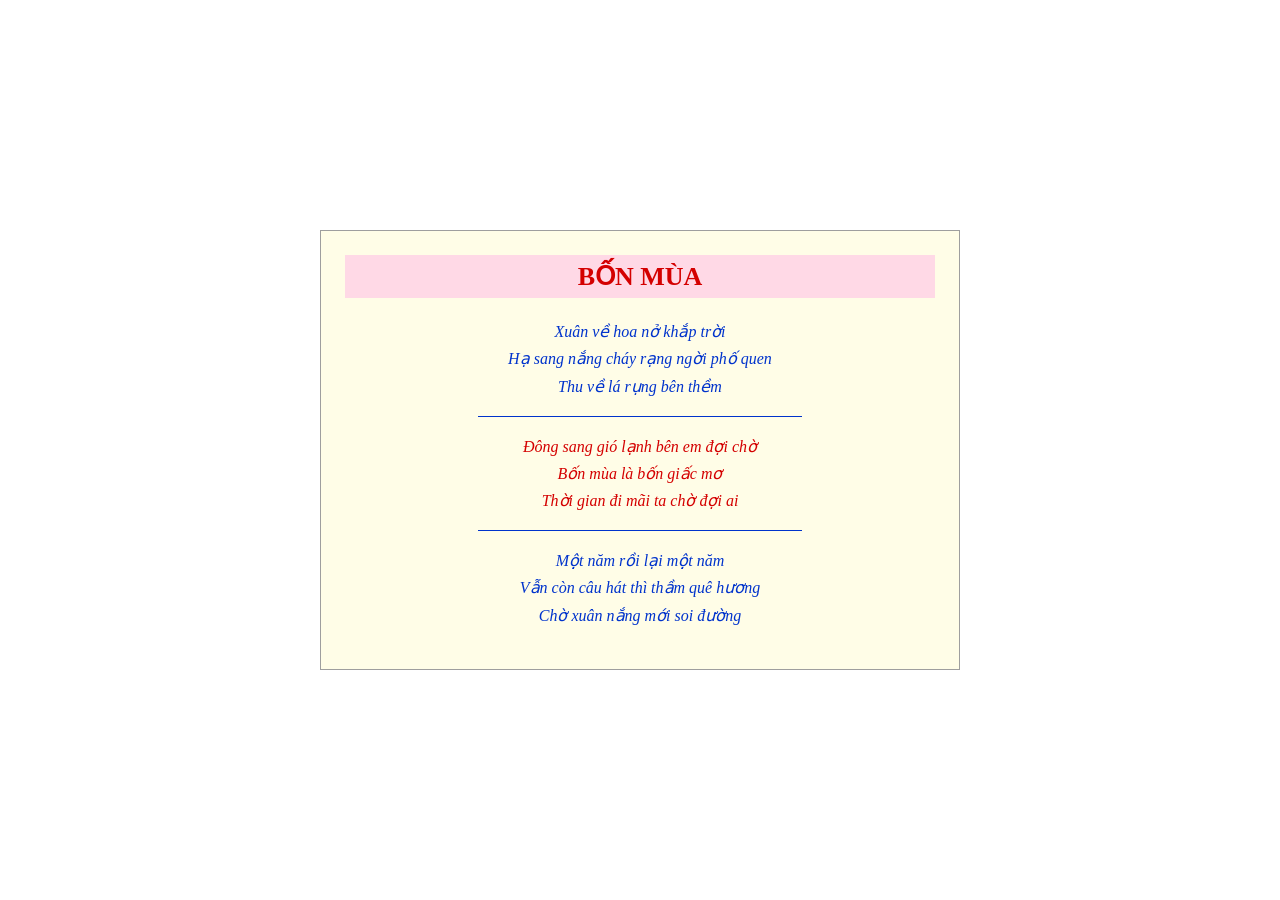
<file: ex01/index.html>
<!DOCTYPE html>
<html lang="vi">
<head>
    <meta charset="UTF-8">
    <meta name="viewport" content="width=device-width, initial-scale=1.0">
    <title>Bốn mùa</title>
    <link rel="stylesheet" href="css/style.css">
</head>
<body>
    <article class="khung-tho">
        <h1>BỐN MÙA</h1>

        <p class="kho xanh">
            Xuân về hoa nở khắp trời<br>
            Hạ sang nắng cháy rạng ngời phố quen<br>
            Thu về lá rụng bên thềm
        </p>

        <hr>

        <p class="kho do">
            Đông sang gió lạnh bên em đợi chờ<br>
            Bốn mùa là bốn giấc mơ<br>
            Thời gian đi mãi ta chờ đợi ai
        </p>

        <hr>

        <p class="kho xanh">
            Một năm rồi lại một năm<br>
            Vẫn còn câu hát thì thầm quê hương<br>
            Chờ xuân nắng mới soi đường
        </p>
    </article>
</body>
</html>
</file>
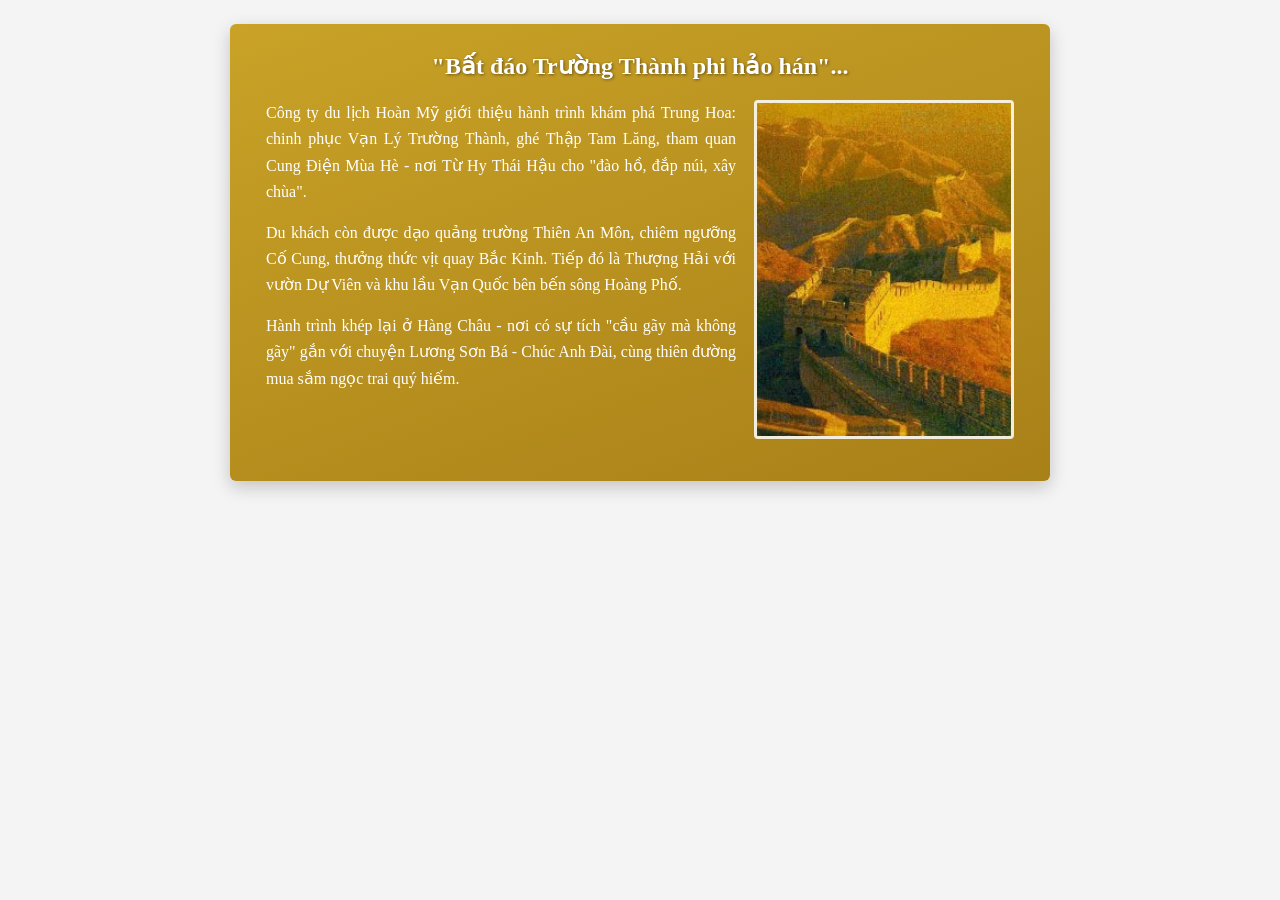
<file: ex02/index.html>
<!DOCTYPE html>
<html lang="vi">
<head>
    <meta charset="UTF-8">
    <meta name="viewport" content="width=device-width, initial-scale=1.0">
    <title>Quảng cáo tour du lịch "Hành trình Trung Hoa"</title>
    <link rel="stylesheet" href="css/style.css">
</head>
<body>
    <article class="banner">
        <h1>"Bất đáo Trường Thành phi hảo hán"...</h1>

        <img src="images/greatwall.jpg" alt="Vạn Lý Trường Thành" class="anh-noi">

        <p>
            Công ty du lịch Hoàn Mỹ giới thiệu hành trình khám phá Trung Hoa: chinh phục Vạn Lý Trường Thành, ghé Thập Tam Lăng, tham quan Cung Điện Mùa Hè - nơi Từ Hy Thái Hậu cho "đào hồ, đắp núi, xây chùa".
        </p>

        <p>
            Du khách còn được dạo quảng trường Thiên An Môn, chiêm ngưỡng Cố Cung, thưởng thức vịt quay Bắc Kinh. Tiếp đó là Thượng Hải với vườn Dự Viên và khu lầu Vạn Quốc bên bến sông Hoàng Phố.
        </p>

        <p>
            Hành trình khép lại ở Hàng Châu - nơi có sự tích "cầu gãy mà không gãy" gắn với chuyện Lương Sơn Bá - Chúc Anh Đài, cùng thiên đường mua sắm ngọc trai quý hiếm.
        </p>
    </article>
</body>
</html>
</file>
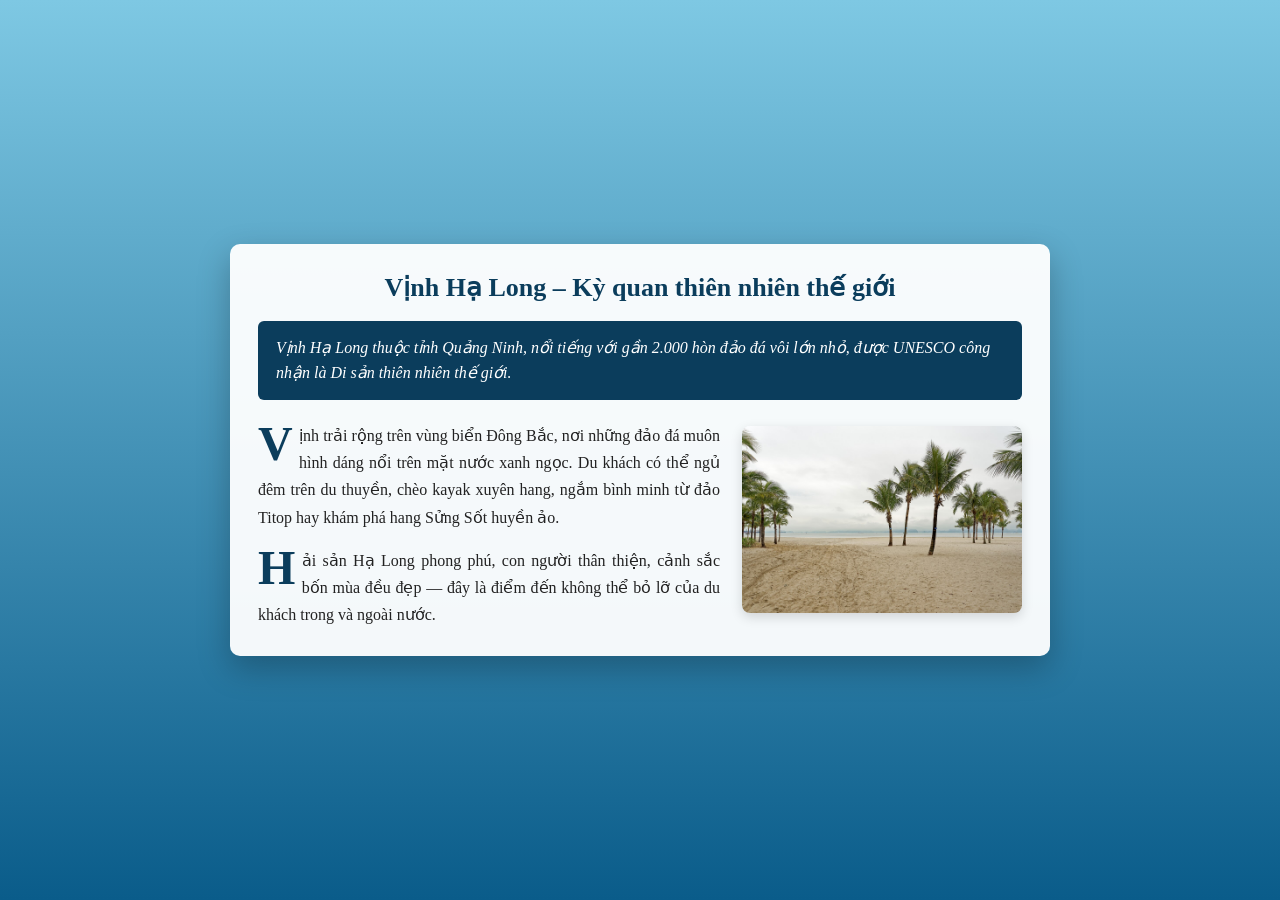
<file: ex03/index.html>
<!DOCTYPE html>
<html lang="vi">
<head>
    <meta charset="UTF-8">
    <meta name="viewport" content="width=device-width, initial-scale=1.0">
    <title>Vịnh Hạ Long – Kỳ quan thiên nhiên thế giới</title>
    <link rel="stylesheet" href="css/style.css">
</head>
<body>
    <article class="bai-viet">
        <h1>Vịnh Hạ Long – Kỳ quan thiên nhiên thế giới</h1>

        <p class="sapo">
            Vịnh Hạ Long thuộc tỉnh Quảng Ninh, nổi tiếng với gần 2.000 hòn đảo đá vôi lớn nhỏ, được UNESCO công nhận là Di sản thiên nhiên thế giới.
        </p>

        <img src="images/vinh-ha-long.jpg" alt="Vịnh Hạ Long" class="anh-minh-hoa">

        <p class="than-bai">
            Vịnh trải rộng trên vùng biển Đông Bắc, nơi những đảo đá muôn hình dáng nổi trên mặt nước xanh ngọc. Du khách có thể ngủ đêm trên du thuyền, chèo kayak xuyên hang, ngắm bình minh từ đảo Titop hay khám phá hang Sửng Sốt huyền ảo.
        </p>

        <p class="than-bai">
            Hải sản Hạ Long phong phú, con người thân thiện, cảnh sắc bốn mùa đều đẹp — đây là điểm đến không thể bỏ lỡ của du khách trong và ngoài nước.
        </p>
    </article>
</body>
</html>
</file>
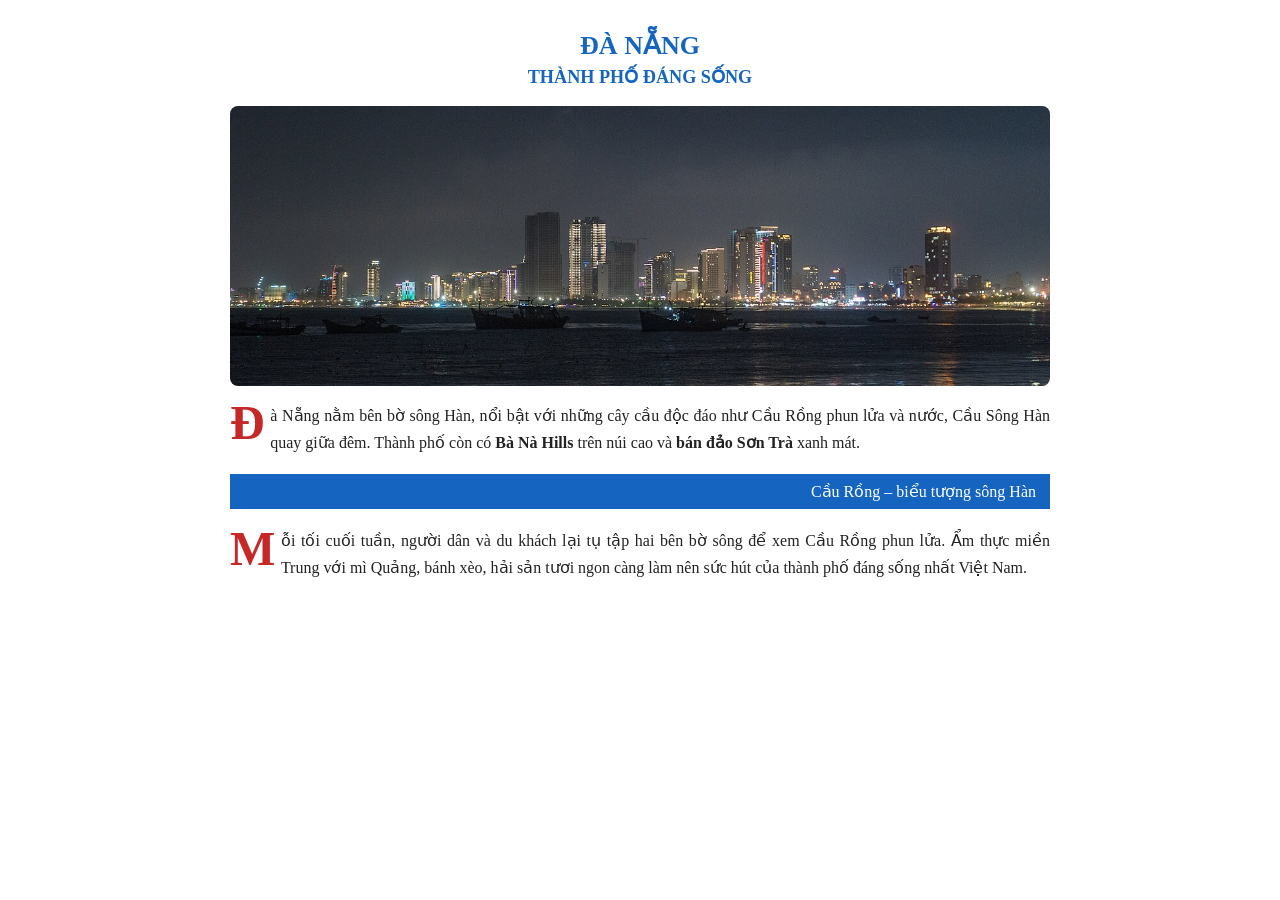
<file: ex04/index.html>
<!DOCTYPE html>
<html lang="vi">
<head>
    <meta charset="UTF-8">
    <meta name="viewport" content="width=device-width, initial-scale=1.0">
    <title>Đà Nẵng – Thành phố đáng sống</title>
    <link rel="stylesheet" href="css/style.css">
</head>
<body>
    <article class="bai-viet">
        <h1>
            Đà Nẵng
            <span>Thành phố đáng sống</span>
        </h1>

        <img src="images/da-nang.jpg" alt="Toàn cảnh thành phố Đà Nẵng về đêm" class="anh-banner">

        <p>
            Đà Nẵng nằm bên bờ sông Hàn, nổi bật với những cây cầu độc đáo như Cầu Rồng phun lửa và nước, Cầu Sông Hàn quay giữa đêm. Thành phố còn có <strong>Bà Nà Hills</strong> trên núi cao và <strong>bán đảo Sơn Trà</strong> xanh mát.
        </p>

        <h2 class="tieu-de-phu">Cầu Rồng – biểu tượng sông Hàn</h2>

        <p>
            Mỗi tối cuối tuần, người dân và du khách lại tụ tập hai bên bờ sông để xem Cầu Rồng phun lửa. Ẩm thực miền Trung với mì Quảng, bánh xèo, hải sản tươi ngon càng làm nên sức hút của thành phố đáng sống nhất Việt Nam.
        </p>
    </article>
</body>
</html>
</file>
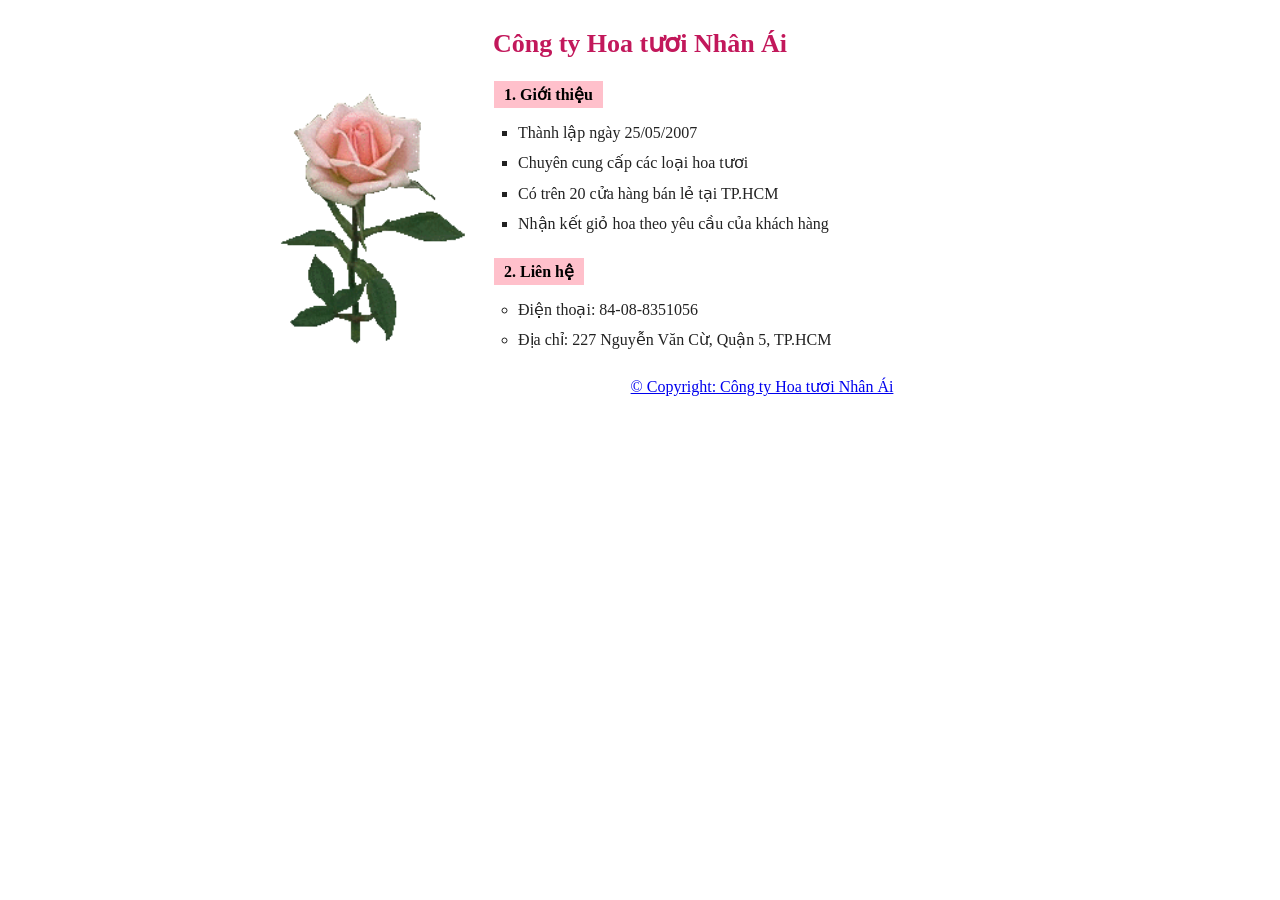
<file: ex05/index.html>
<!DOCTYPE html>
<html lang="vi">
<head>
    <meta charset="UTF-8">
    <meta name="viewport" content="width=device-width, initial-scale=1.0">
    <title>Công ty Hoa tươi Nhân Ái</title>
    <link rel="stylesheet" href="css/style.css">
</head>
<body>
    <main class="trang-gioi-thieu">
        <h1>Công ty Hoa tươi Nhân Ái</h1>

        <div class="bo-cuc-2-cot">
            <div class="cot-trai">
                <img src="images/Rose.gif" alt="Hoa hồng Nhân Ái" class="anh-hoa">
            </div>

            <div class="cot-phai">
                <section class="muc-noi-dung">
                    <h2 class="nhan-muc">1. Giới thiệu</h2>
                    <ul class="ds-vuong">
                        <li>Thành lập ngày 25/05/2007</li>
                        <li>Chuyên cung cấp các loại hoa tươi</li>
                        <li>Có trên 20 cửa hàng bán lẻ tại TP.HCM</li>
                        <li>Nhận kết giỏ hoa theo yêu cầu của khách hàng</li>
                    </ul>
                </section>

                <section class="muc-noi-dung">
                    <h2 class="nhan-muc">2. Liên hệ</h2>
                    <ul class="ds-tron">
                        <li>Điện thoại: 84-08-8351056</li>
                        <li>Địa chỉ: 227 Nguyễn Văn Cừ, Quận 5, TP.HCM</li>
                    </ul>
                </section>

                <p class="ban-quyen">&copy; Copyright: Công ty Hoa tươi Nhân Ái</p>
            </div>
        </div>
    </main>
</body>
</html>
</file>
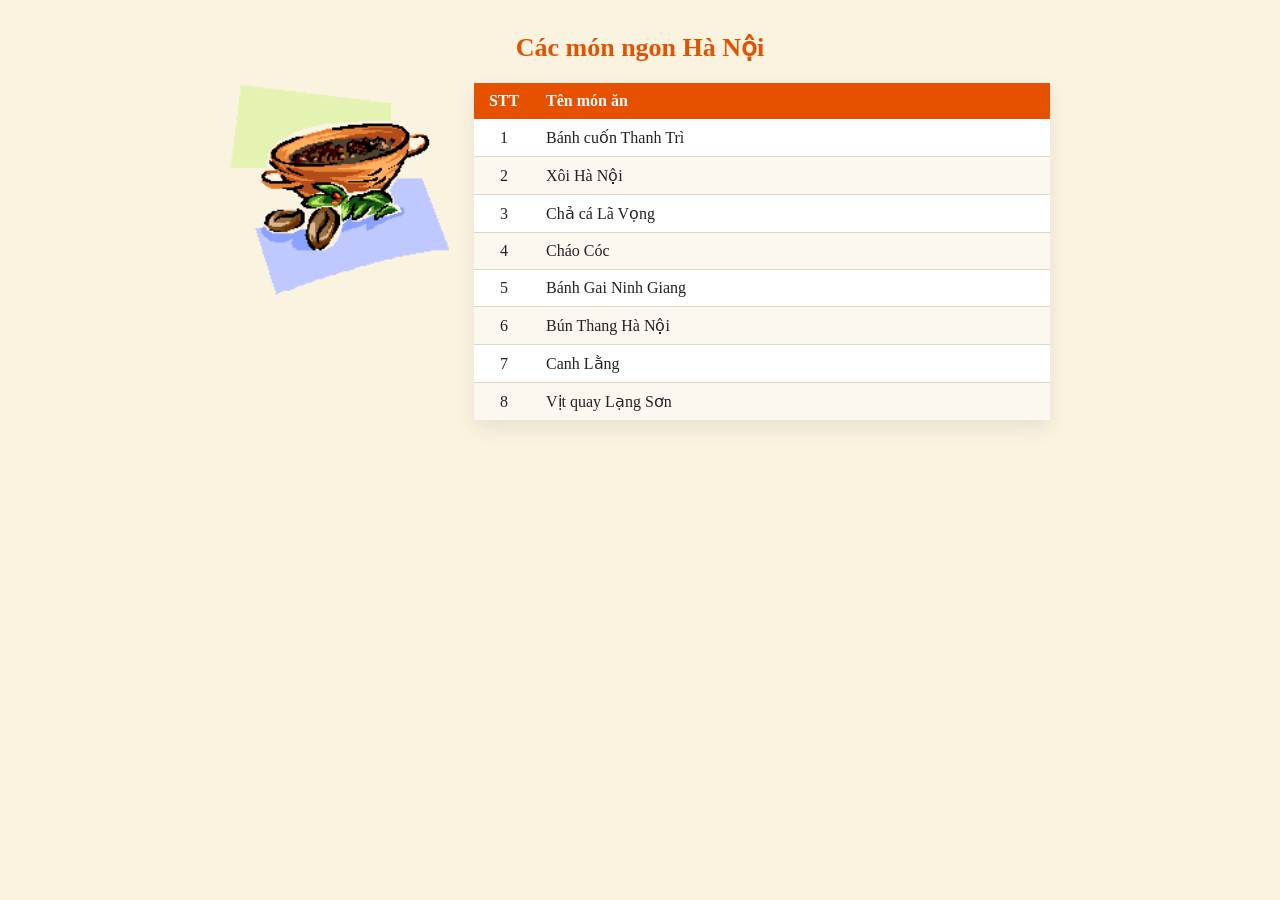
<file: ex06/index.html>
<!DOCTYPE html>
<html lang="vi">
<head>
    <meta charset="UTF-8">
    <meta name="viewport" content="width=device-width, initial-scale=1.0">
    <title>Các món ngon Hà Nội</title>
    <link rel="stylesheet" href="css/style.css">
</head>
<body>
    <main class="khung-trang">
        <h1>Các món ngon Hà Nội</h1>

        <div class="bo-cuc">
            <div class="cot-anh">
                <img src="images/Bat.gif" alt="Món ngon Hà Nội" class="anh-minh-hoa">
            </div>

            <div class="cot-bang">
                <table>
                    <thead>
                        <tr>
                            <th class="cot-stt">STT</th>
                            <th class="cot-ten">Tên món ăn</th>
                        </tr>
                    </thead>
                    <tbody>
                        <tr>
                            <td class="cot-stt">1</td>
                            <td class="cot-ten">Bánh cuốn Thanh Trì</td>
                        </tr>
                        <tr>
                            <td class="cot-stt">2</td>
                            <td class="cot-ten">Xôi Hà Nội</td>
                        </tr>
                        <tr>
                            <td class="cot-stt">3</td>
                            <td class="cot-ten">Chả cá Lã Vọng</td>
                        </tr>
                        <tr>
                            <td class="cot-stt">4</td>
                            <td class="cot-ten">Cháo Cóc</td>
                        </tr>
                        <tr>
                            <td class="cot-stt">5</td>
                            <td class="cot-ten">Bánh Gai Ninh Giang</td>
                        </tr>
                        <tr>
                            <td class="cot-stt">6</td>
                            <td class="cot-ten">Bún Thang Hà Nội</td>
                        </tr>
                        <tr>
                            <td class="cot-stt">7</td>
                            <td class="cot-ten">Canh Lằng</td>
                        </tr>
                        <tr>
                            <td class="cot-stt">8</td>
                            <td class="cot-ten">Vịt quay Lạng Sơn</td>
                        </tr>
                    </tbody>
                </table>
            </div>
        </div>
    </main>
</body>
</html>
</file>
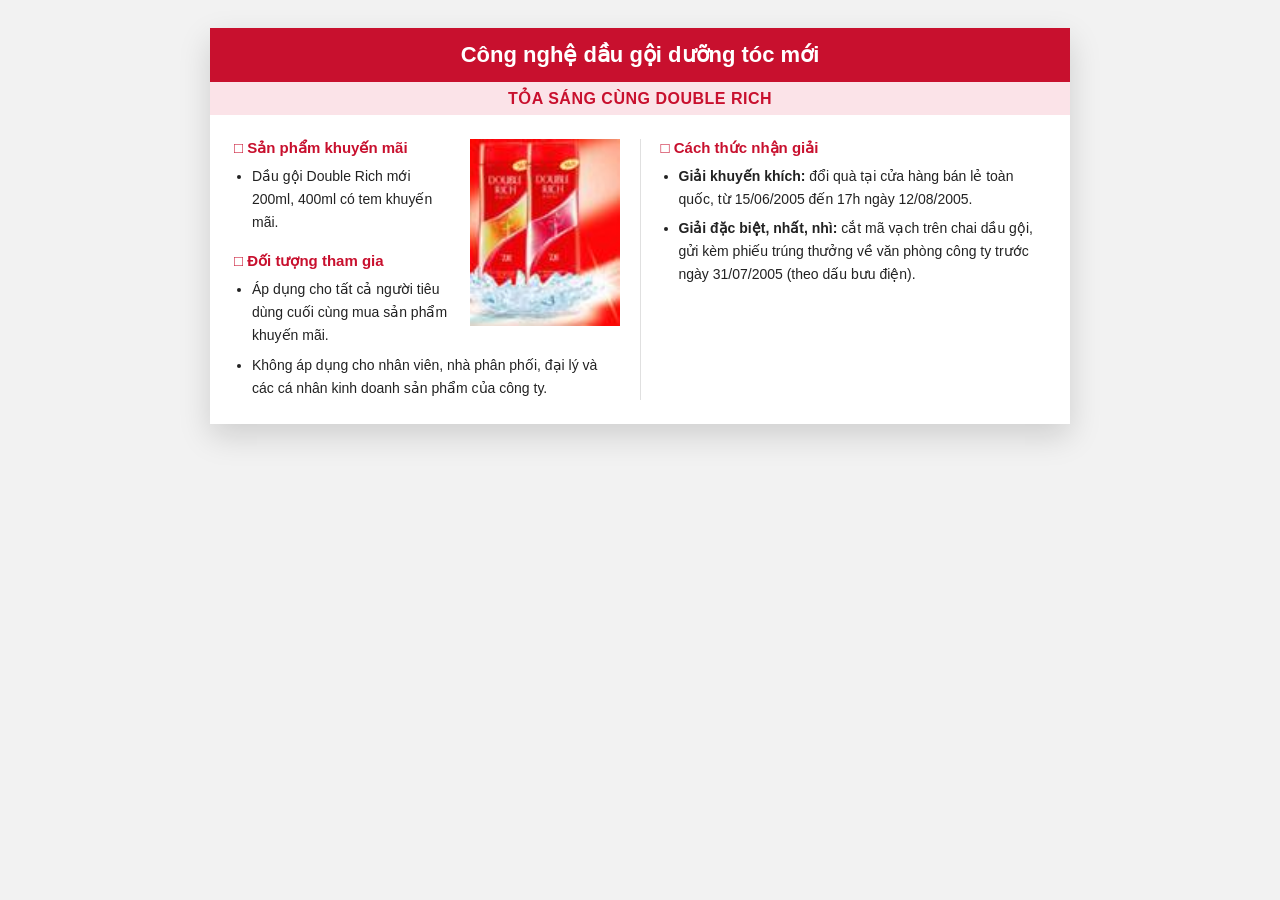
<file: ex07/index.html>
<!DOCTYPE html>
<html lang="vi">
<head>
    <meta charset="UTF-8">
    <meta name="viewport" content="width=device-width, initial-scale=1.0">
    <title>Chương trình khuyến mãi dầu gội Double Rich</title>
    <link rel="stylesheet" href="css/style.css">
</head>
<body>
    <article class="khung-km">
        <header>
            <h1>Công nghệ dầu gội dưỡng tóc mới</h1>
        </header>

        <div class="dai-phu">TỎA SÁNG CÙNG DOUBLE RICH</div>

        <div class="than-2-cot">
            <section class="cot-trai">
                <img src="images/DoubleRich.jpg" alt="Dầu gội Double Rich" class="anh-sp">

                <div class="nhom-muc">
                    <h2 class="tieu-de-muc">&#9633; Sản phẩm khuyến mãi</h2>
                    <ul>
                        <li>Dầu gội Double Rich mới 200ml, 400ml có tem khuyến mãi.</li>
                    </ul>
                </div>

                <div class="nhom-muc">
                    <h2 class="tieu-de-muc">&#9633; Đối tượng tham gia</h2>
                    <ul>
                        <li>Áp dụng cho tất cả người tiêu dùng cuối cùng mua sản phẩm khuyến mãi.</li>
                        <li>Không áp dụng cho nhân viên, nhà phân phối, đại lý và các cá nhân kinh doanh sản phẩm của công ty.</li>
                    </ul>
                </div>
            </section>

            <div class="vach-ngan" aria-hidden="true"></div>

            <section class="cot-phai">
                <div class="nhom-muc">
                    <h2 class="tieu-de-muc">&#9633; Cách thức nhận giải</h2>
                    <ul>
                        <li><strong>Giải khuyến khích:</strong> đổi quà tại cửa hàng bán lẻ toàn quốc, từ 15/06/2005 đến 17h ngày 12/08/2005.</li>
                        <li><strong>Giải đặc biệt, nhất, nhì:</strong> cắt mã vạch trên chai dầu gội, gửi kèm phiếu trúng thưởng về văn phòng công ty trước ngày 31/07/2005 (theo dấu bưu điện).</li>
                    </ul>
                </div>
            </section>
        </div>
    </article>
</body>
</html>
</file>
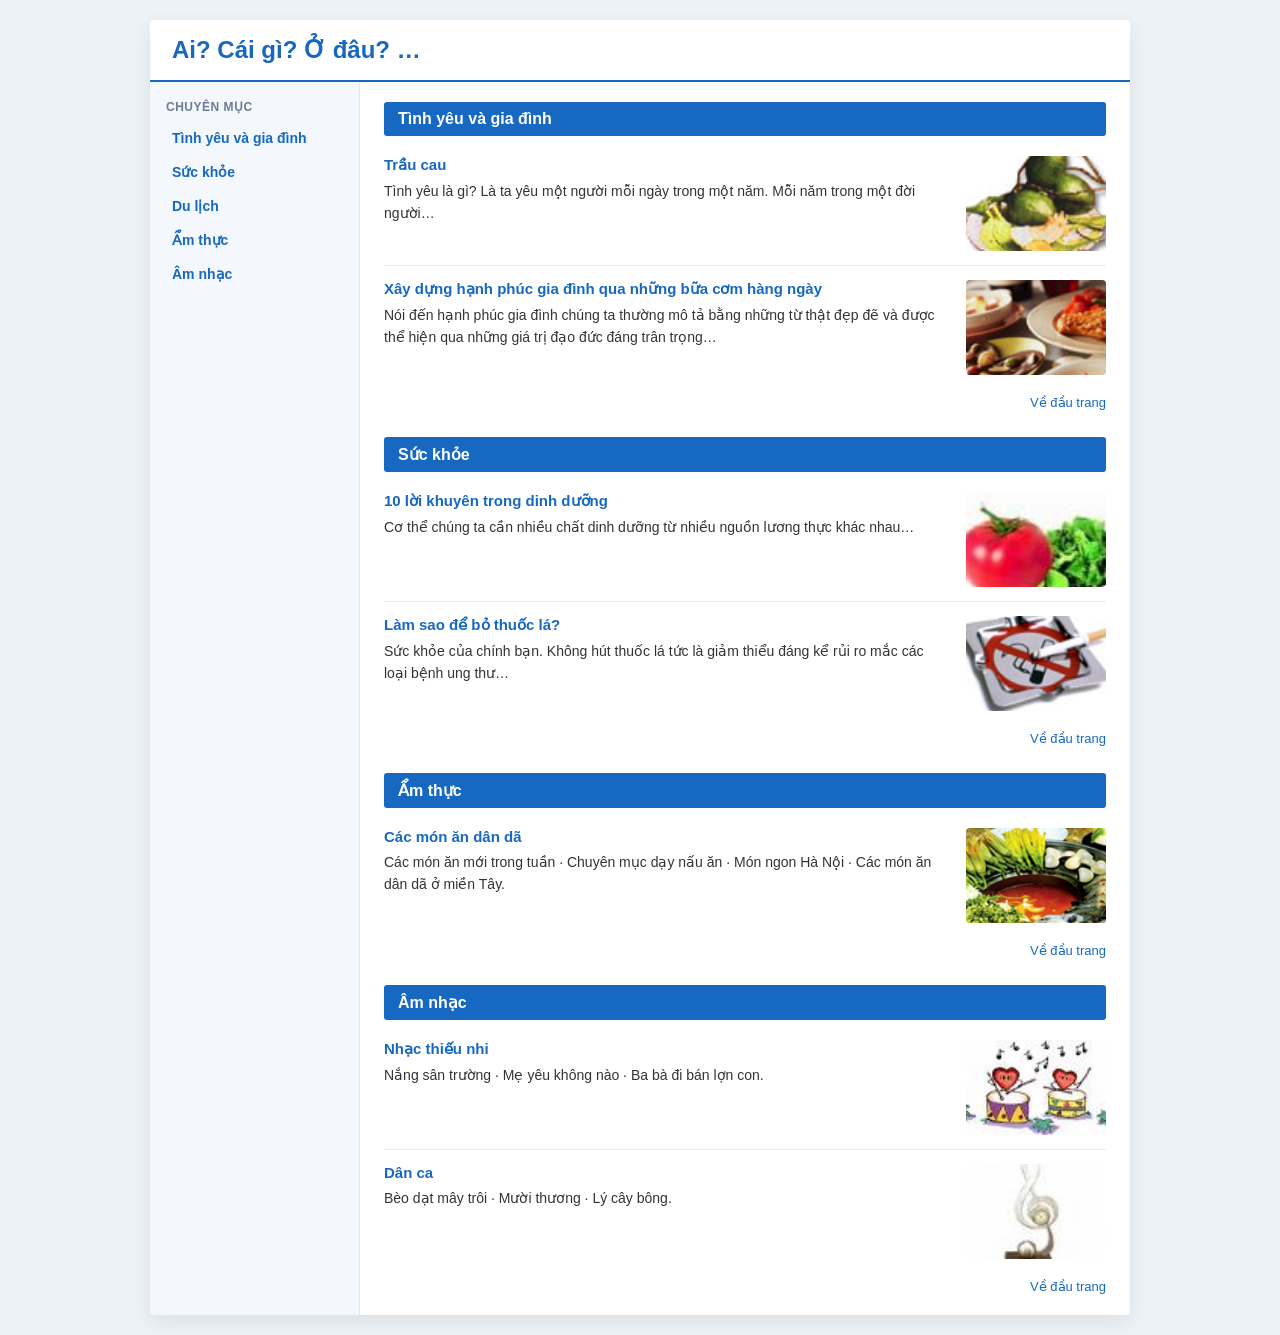
<file: ex08/index.html>
<!DOCTYPE html>
<html lang="vi">
<head>
    <meta charset="UTF-8">
    <meta name="viewport" content="width=device-width, initial-scale=1.0">
    <title>Ai? Cái gì? Ở đâu?</title>
    <link rel="stylesheet" href="css/style.css">
</head>
<body id="top">
    <div class="khung-trang">
        <header class="dau-trang">
            <h1>Ai? Cái gì? Ở đâu? &hellip;</h1>
        </header>

        <div class="bo-cuc">
            <nav class="menu-trai" aria-label="Chuyên mục">
                <div class="tieu-de-menu">Chuyên mục</div>
                <ul>
                    <li><a href="#tinh-yeu">Tình yêu và gia đình</a></li>
                    <li><a href="#suc-khoe">Sức khỏe</a></li>
                    <li><a href="#du-lich">Du lịch</a></li>
                    <li><a href="#am-thuc">Ẩm thực</a></li>
                    <li><a href="#am-nhac">Âm nhạc</a></li>
                </ul>
            </nav>

            <main class="noi-dung">
                <section id="tinh-yeu" class="chuyen-muc">
                    <h2 class="thanh-tieu-de">Tình yêu và gia đình</h2>

                    <article class="bai-viet">
                        <div class="tom-tat">
                            <h3>Trầu cau</h3>
                            <p>Tình yêu là gì? Là ta yêu một người mỗi ngày trong một năm. Mỗi năm trong một đời người&hellip;</p>
                        </div>
                        <img src="images/traucau.jpg" alt="Trầu cau" class="anh-nho">
                    </article>

                    <article class="bai-viet">
                        <div class="tom-tat">
                            <h3>Xây dựng hạnh phúc gia đình qua những bữa cơm hàng ngày</h3>
                            <p>Nói đến hạnh phúc gia đình chúng ta thường mô tả bằng những từ thật đẹp đẽ và được thể hiện qua những giá trị đạo đức đáng trân trọng&hellip;</p>
                        </div>
                        <img src="images/comtrua.jpg" alt="Bữa cơm gia đình" class="anh-nho">
                    </article>

                    <div class="chan-muc">
                        <a href="#top" class="ve-dau-trang">Về đầu trang</a>
                    </div>
                </section>

                <section id="suc-khoe" class="chuyen-muc">
                    <h2 class="thanh-tieu-de">Sức khỏe</h2>

                    <article class="bai-viet">
                        <div class="tom-tat">
                            <h3>10 lời khuyên trong dinh dưỡng</h3>
                            <p>Cơ thể chúng ta cần nhiều chất dinh dưỡng từ nhiều nguồn lương thực khác nhau&hellip;</p>
                        </div>
                        <img src="images/Suc_khoe_03.jpg" alt="Dinh dưỡng sức khỏe" class="anh-nho">
                    </article>

                    <article class="bai-viet">
                        <div class="tom-tat">
                            <h3>Làm sao để bỏ thuốc lá?</h3>
                            <p>Sức khỏe của chính bạn. Không hút thuốc lá tức là giảm thiểu đáng kể rủi ro mắc các loại bệnh ung thư&hellip;</p>
                        </div>
                        <img src="images/nosmoke.jpg" alt="Không hút thuốc lá" class="anh-nho">
                    </article>

                    <div class="chan-muc">
                        <a href="#top" class="ve-dau-trang">Về đầu trang</a>
                    </div>
                </section>

                <section id="am-thuc" class="chuyen-muc">
                    <h2 class="thanh-tieu-de">Ẩm thực</h2>

                    <article class="bai-viet">
                        <div class="tom-tat">
                            <h3>Các món ăn dân dã</h3>
                            <p>Các món ăn mới trong tuần &middot; Chuyên mục dạy nấu ăn &middot; Món ngon Hà Nội &middot; Các món ăn dân dã ở miền Tây.</p>
                        </div>
                        <img src="images/Am_thuc.jpg" alt="Các món ăn dân dã" class="anh-nho">
                    </article>

                    <div class="chan-muc">
                        <a href="#top" class="ve-dau-trang">Về đầu trang</a>
                    </div>
                </section>

                <section id="am-nhac" class="chuyen-muc">
                    <h2 class="thanh-tieu-de">Âm nhạc</h2>

                    <article class="bai-viet">
                        <div class="tom-tat">
                            <h3>Nhạc thiếu nhi</h3>
                            <p>Nắng sân trường &middot; Mẹ yêu không nào &middot; Ba bà đi bán lợn con.</p>
                        </div>
                        <img src="images/nhac_thieu_nhi.jpg" alt="Nhạc thiếu nhi" class="anh-nho">
                    </article>

                    <article class="bai-viet">
                        <div class="tom-tat">
                            <h3>Dân ca</h3>
                            <p>Bèo dạt mây trôi &middot; Mười thương &middot; Lý cây bông.</p>
                        </div>
                        <img src="images/Nhac_dan_ca.jpg" alt="Dân ca" class="anh-nho">
                    </article>

                    <div class="chan-muc">
                        <a href="#top" class="ve-dau-trang">Về đầu trang</a>
                    </div>
                </section>
            </main>
        </div>
    </div>
</body>
</html>
</file>
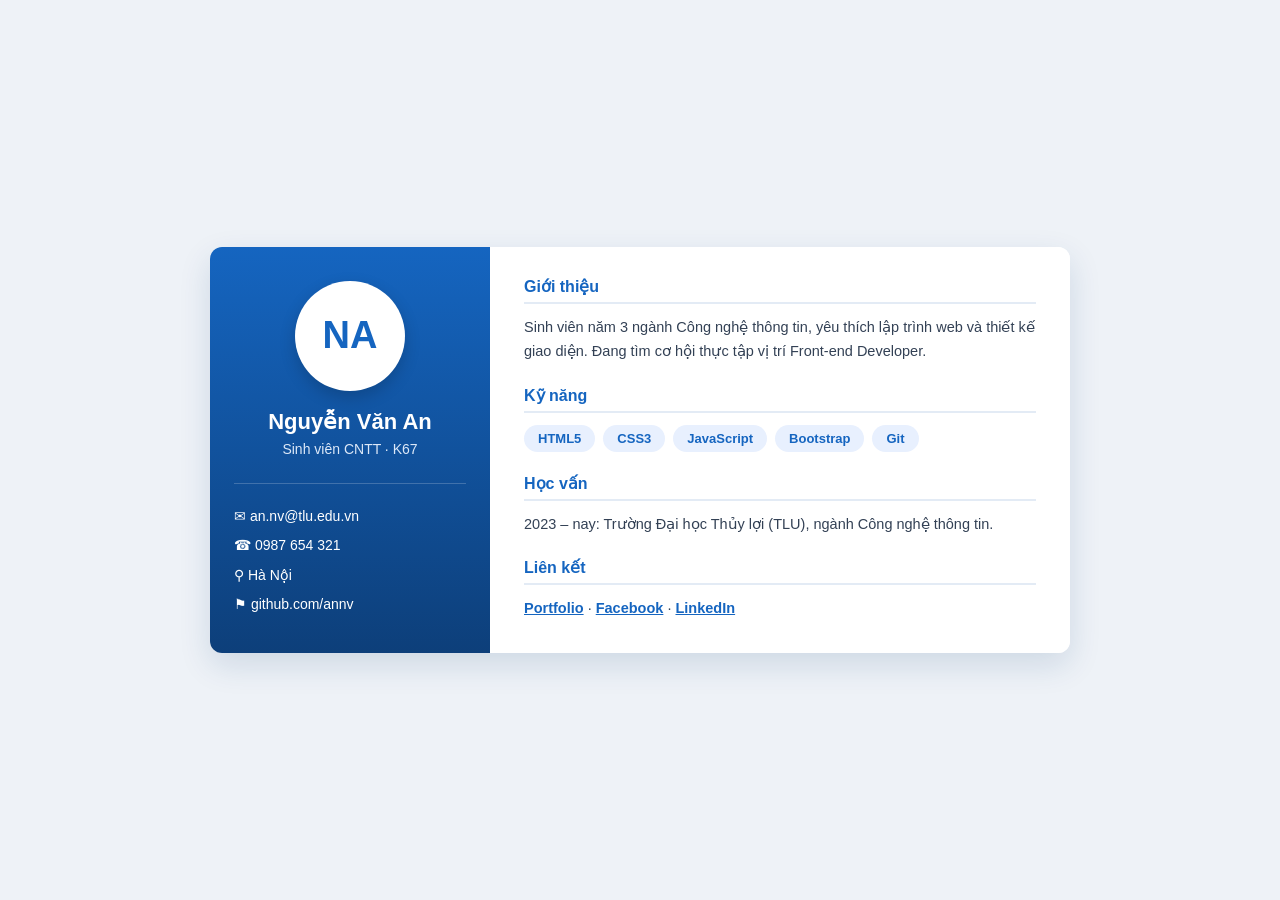
<file: ex09/index.html>
<!DOCTYPE html>
<html lang="vi">
<head>
    <meta charset="UTF-8">
    <meta name="viewport" content="width=device-width, initial-scale=1.0">
    <title>Hồ sơ cá nhân – Nguyễn Văn An</title>
    <link rel="stylesheet" href="css/style.css">
</head>
<body>
    <article class="the-cv">
        <aside class="cot-trai">
            <div class="avatar">NA</div>
            <h1 class="ho-ten">Nguyễn Văn An</h1>
            <p class="chuc-danh">Sinh viên CNTT &middot; K67</p>

            <ul class="lien-he">
                <li>&#9993; an.nv@tlu.edu.vn</li>
                <li>&#9742; 0987 654 321</li>
                <li>&#9906; Hà Nội</li>
                <li>&#9873; github.com/annv</li>
            </ul>
        </aside>

        <section class="cot-phai">
            <div class="muc-cv">
                <h3>Giới thiệu</h3>
                <p>
                    Sinh viên năm 3 ngành Công nghệ thông tin, yêu thích lập trình web và thiết kế giao diện. Đang tìm cơ hội thực tập vị trí Front-end Developer.
                </p>
            </div>

            <div class="muc-cv">
                <h3>Kỹ năng</h3>
                <div class="ds-ky-nang">
                    <span class="chip">HTML5</span>
                    <span class="chip">CSS3</span>
                    <span class="chip">JavaScript</span>
                    <span class="chip">Bootstrap</span>
                    <span class="chip">Git</span>
                </div>
            </div>

            <div class="muc-cv">
                <h3>Học vấn</h3>
                <p>2023 &ndash; nay: Trường Đại học Thủy lợi (TLU), ngành Công nghệ thông tin.</p>
            </div>

            <div class="muc-cv">
                <h3>Liên kết</h3>
                <p class="ds-lien-ket">
                    <a href="#portfolio">Portfolio</a> &middot;
                    <a href="#facebook">Facebook</a> &middot;
                    <a href="#linkedin">LinkedIn</a>
                </p>
            </div>
        </section>
    </article>
</body>
</html>
</file>
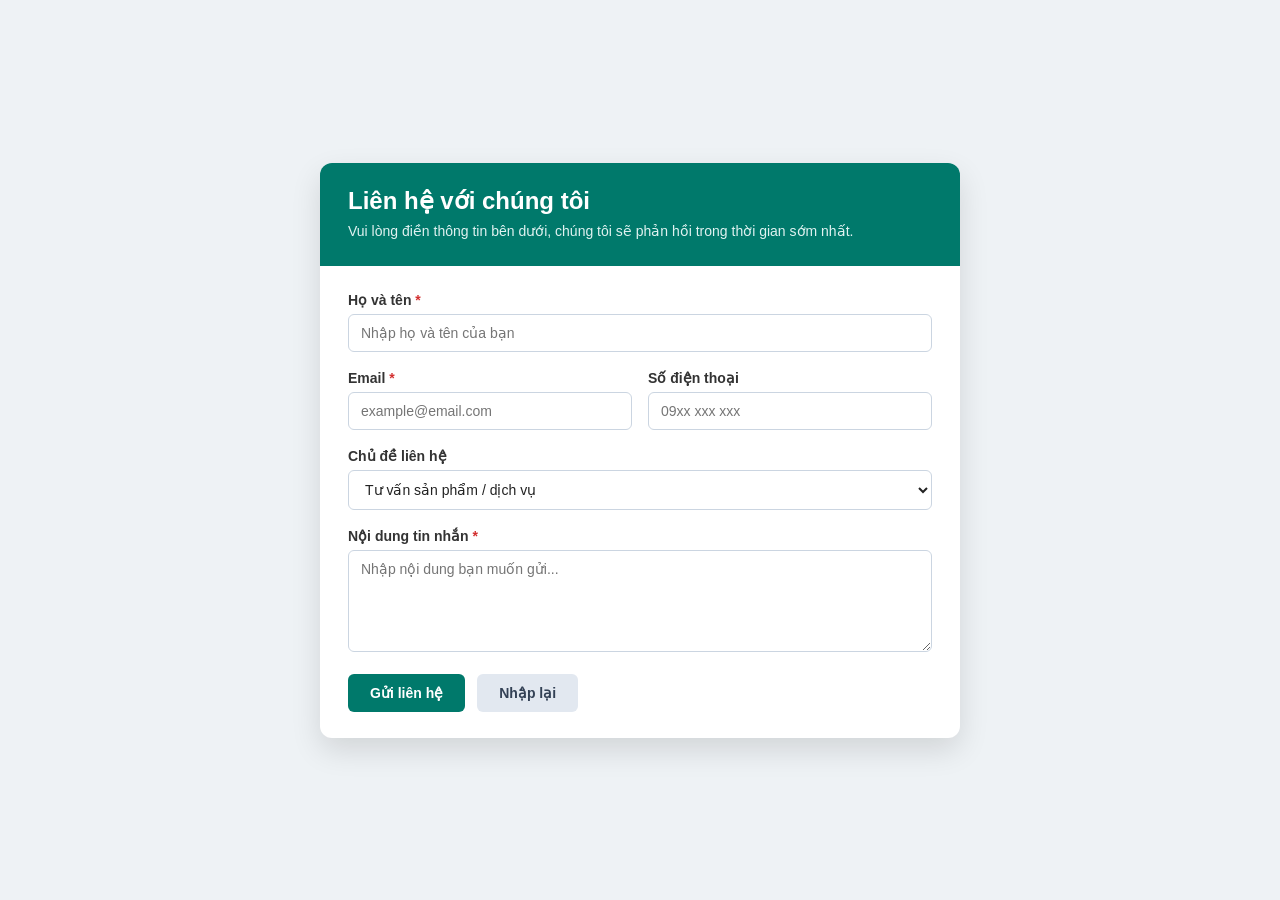
<file: ex10/index.html>
<!DOCTYPE html>
<html lang="vi">
<head>
    <meta charset="UTF-8">
    <meta name="viewport" content="width=device-width, initial-scale=1.0">
    <title>Liên hệ với chúng tôi</title>
    <link rel="stylesheet" href="css/style.css">
</head>
<body>
    <main class="khung-lien-he">
        <header class="dau-bieu-mau">
            <h1>Liên hệ với chúng tôi</h1>
            <p>Vui lòng điền thông tin bên dưới, chúng tôi sẽ phản hồi trong thời gian sớm nhất.</p>
        </header>

        <form class="bieu-mau" action="#" method="post">
            <div class="nhom-truong">
                <label for="ho-ten">Họ và tên <span class="bat-buoc">*</span></label>
                <input type="text" id="ho-ten" name="ho-ten" placeholder="Nhập họ và tên của bạn" required>
            </div>

            <div class="hang-2-cot">
                <div class="nhom-truong">
                    <label for="email">Email <span class="bat-buoc">*</span></label>
                    <input type="email" id="email" name="email" placeholder="example@email.com" required>
                </div>

                <div class="nhom-truong">
                    <label for="dien-thoai">Số điện thoại</label>
                    <input type="tel" id="dien-thoai" name="dien-thoai" placeholder="09xx xxx xxx">
                </div>
            </div>

            <div class="nhom-truong">
                <label for="chu-de">Chủ đề liên hệ</label>
                <select id="chu-de" name="chu-de">
                    <option value="tu-van">Tư vấn sản phẩm / dịch vụ</option>
                    <option value="ho-tro">Hỗ trợ kỹ thuật</option>
                    <option value="gop-y">Góp ý / Khiếu nại</option>
                    <option value="hop-tac">Hợp tác kinh doanh</option>
                    <option value="khac">Chủ đề khác</option>
                </select>
            </div>

            <div class="nhom-truong">
                <label for="noi-dung">Nội dung tin nhắn <span class="bat-buoc">*</span></label>
                <textarea id="noi-dung" name="noi-dung" rows="5" placeholder="Nhập nội dung bạn muốn gửi..." required></textarea>
            </div>

            <div class="nhom-nut">
                <button type="submit" class="nut nut-gui">Gửi liên hệ</button>
                <button type="reset" class="nut nut-nhap-lai">Nhập lại</button>
            </div>
        </form>
    </main>
</body>
</html>
</file>
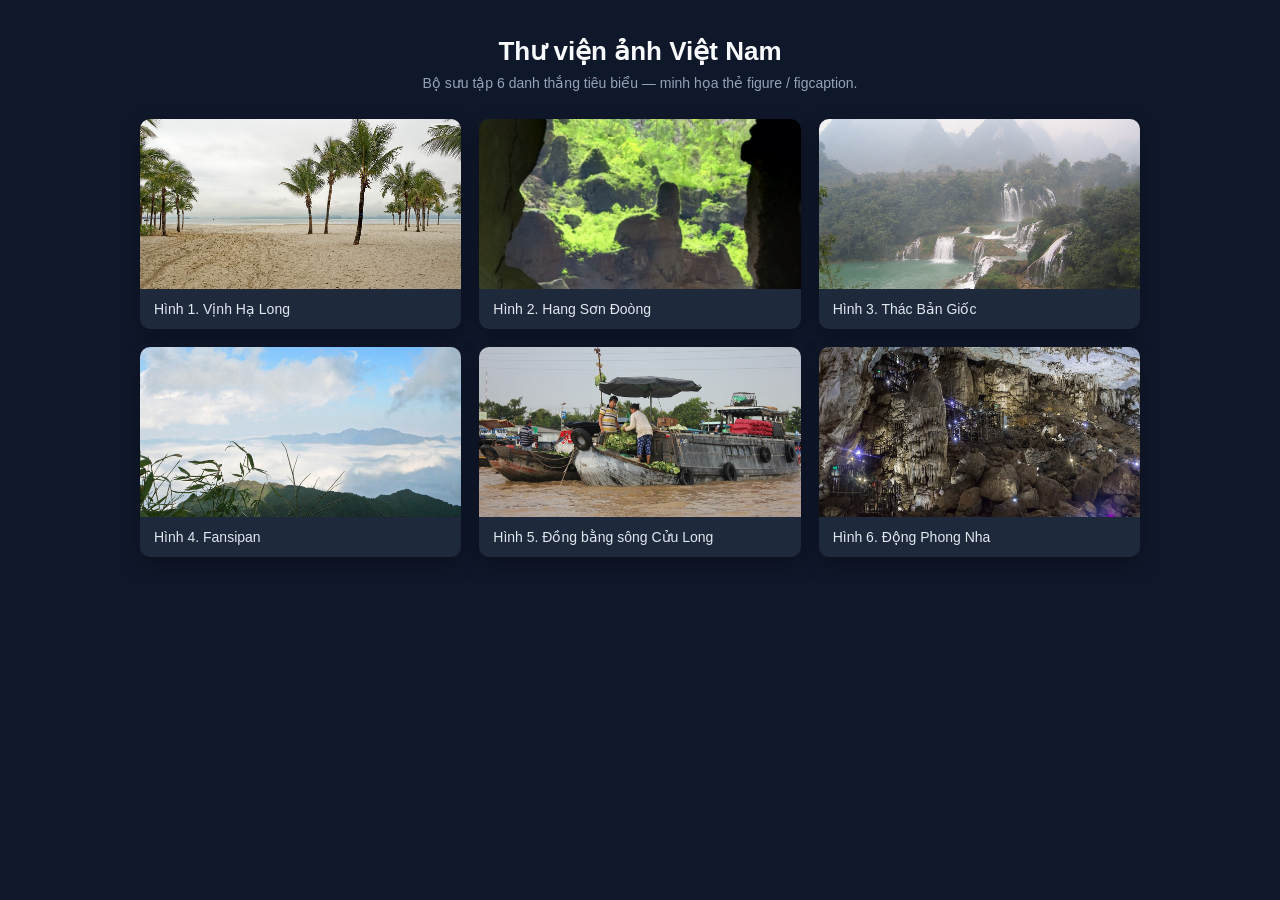
<file: ex11/index.html>
<!DOCTYPE html>
<html lang="vi">
<head>
    <meta charset="UTF-8">
    <meta name="viewport" content="width=device-width, initial-scale=1.0">
    <title>Thư viện ảnh danh thắng Việt Nam</title>
    <link rel="stylesheet" href="css/style.css">
</head>
<body>
    <main class="thu-vien">
        <header class="tieu-de">
            <h1>Thư viện ảnh Việt Nam</h1>
            <p class="mo-ta">Bộ sưu tập 6 danh thắng tiêu biểu &mdash; minh họa thẻ figure / figcaption.</p>
        </header>

        <div class="luoi-anh">
            <figure>
                <img src="images/1-vinh-ha-long.jpg" alt="Vịnh Hạ Long">
                <figcaption>Hình 1. Vịnh Hạ Long</figcaption>
            </figure>

            <figure>
                <img src="images/2-son-doong.jpg" alt="Hang Sơn Đoòng">
                <figcaption>Hình 2. Hang Sơn Đoòng</figcaption>
            </figure>

            <figure>
                <img src="images/3-thac-ban-gioc.jpg" alt="Thác Bản Giốc">
                <figcaption>Hình 3. Thác Bản Giốc</figcaption>
            </figure>

            <figure>
                <img src="images/4-fansipan.jpg" alt="Fansipan">
                <figcaption>Hình 4. Fansipan</figcaption>
            </figure>

            <figure>
                <img src="images/5-mekong.jpg" alt="Đồng bằng sông Cửu Long">
                <figcaption>Hình 5. Đồng bằng sông Cửu Long</figcaption>
            </figure>

            <figure>
                <img src="images/6-phong-nha.jpg" alt="Động Phong Nha">
                <figcaption>Hình 6. Động Phong Nha</figcaption>
            </figure>
        </div>
    </main>
</body>
</html>
</file>
<file: ex01/css/style.css>
:root {
    --mau-nen-khung: #FFFDE7;
    --mau-vien: #9E9E9E;
    --mau-nen-tieu-de: #FFD9E6;
    --mau-do: #D40000;
    --mau-xanh: #0033CC;
}

* {
    box-sizing: border-box;
}

body {
    margin: 0;
    min-height: 100vh;
    display: flex;
    justify-content: center;
    align-items: center;
    font-family: "Times New Roman", Times, serif;
}

.khung-tho {
    width: 640px;
    background-color: var(--mau-nen-khung);
    border: 1px solid var(--mau-vien);
    padding: 24px;
    text-align: center;
}

.khung-tho h1 {
    color: var(--mau-do);
    background-color: var(--mau-nen-tieu-de);
    font-size: 26px;
    font-weight: bold;
    padding: 6px 0;
    margin: 0 0 20px;
}

.kho {
    font-style: italic;
    line-height: 1.7;
    margin: 16px 0;
}

.xanh {
    color: var(--mau-xanh);
}

.do {
    color: var(--mau-do);
}

hr {
    width: 55%;
    border: none;
    border-top: 1px solid var(--mau-xanh);
    margin: 14px auto;
}
</file>
<file: ex02/css/style.css>
* {
    box-sizing: border-box;
    margin: 0;
    padding: 0;
}

body {
    font-family: "Times New Roman", Times, serif;
    background-color: #f4f4f4;
    padding: 24px 16px;
}

.banner {
    max-width: 820px;
    margin: 0 auto;
    padding: 28px 36px;
    background: linear-gradient(160deg, #C9A227, #A88018);
    color: #FFFFFF;
    box-shadow: 0 6px 18px rgba(0, 0, 0, 0.2);
    border-radius: 6px;
    overflow: hidden;
}

.banner h1 {
    font-size: 24px;
    color: #FFFFFF;
    text-align: center;
    text-shadow: 1px 1px 3px rgba(0, 0, 0, 0.45);
    margin-bottom: 20px;
}

.anh-noi {
    width: 260px;
    float: right;
    margin: 0 0 14px 18px;
    border: 3px solid rgba(255, 255, 255, 0.85);
    border-radius: 4px;
    display: block;
}

.banner p {
    font-size: 16px;
    line-height: 1.65;
    text-align: justify;
    margin-bottom: 14px;
}

.banner p:last-child {
    margin-bottom: 0;
}

@media (max-width: 600px) {
    .banner {
        padding: 20px;
    }

    .banner h1 {
        font-size: 20px;
    }

    .anh-noi {
        float: none;
        width: 100%;
        margin: 0 0 16px 0;
    }
}
</file>
<file: ex03/css/style.css>
* {
    box-sizing: border-box;
    margin: 0;
    padding: 0;
}

body {
    font-family: "Times New Roman", Times, serif;
    background: linear-gradient(180deg, #7ec8e3, #0a5c8a);
    min-height: 100vh;
    display: flex;
    justify-content: center;
    align-items: center;
    padding: 32px 16px;
}

.bai-viet {
    width: 100%;
    max-width: 820px;
    background-color: rgba(255, 255, 255, 0.95);
    border-radius: 10px;
    padding: 28px;
    box-shadow: 0 12px 32px rgba(0, 0, 0, 0.25);
    overflow: hidden;
}

.bai-viet h1 {
    color: #0b3d5c;
    text-align: center;
    font-size: 26px;
    margin-bottom: 18px;
}

.sapo {
    background-color: #0b3d5c;
    color: #FFFFFF;
    font-style: italic;
    padding: 14px 18px;
    border-radius: 6px;
    line-height: 1.6;
    margin-bottom: 22px;
}

.anh-minh-hoa {
    float: right;
    width: 280px;
    height: auto;
    margin: 4px 0 12px 22px;
    border-radius: 8px;
    box-shadow: 0 4px 12px rgba(0, 0, 0, 0.15);
    display: block;
}

p.than-bai {
    text-align: justify;
    font-size: 16px;
    line-height: 1.7;
    color: #222222;
    margin-bottom: 16px;
}

p.than-bai:last-of-type {
    margin-bottom: 0;
}

p.than-bai::first-letter {
    color: #0b3d5c;
    font-size: 3rem;
    font-weight: bold;
    float: left;
    line-height: 0.85;
    padding: 0.1rem 0.4rem 0 0;
}

@media (max-width: 640px) {
    .bai-viet {
        padding: 20px;
    }

    .bai-viet h1 {
        font-size: 22px;
    }

    .anh-minh-hoa {
        float: none;
        width: 100%;
        margin: 0 0 16px 0;
    }
}
</file>
<file: ex04/css/style.css>
* {
    box-sizing: border-box;
    margin: 0;
    padding: 0;
}

body {
    font-family: "Times New Roman", Times, serif;
    background-color: #FFFFFF;
    color: #222222;
    padding: 28px 16px;
}

.bai-viet {
    max-width: 820px;
    margin: 0 auto;
}

h1 {
    color: #1565C0;
    font-size: 26px;
    text-transform: uppercase;
    text-align: center;
    line-height: 1.35;
}

h1 span {
    display: block;
    font-size: 0.7em;
    margin-top: 2px;
}

.anh-banner {
    width: 100%;
    height: 280px;
    max-height: 280px;
    object-fit: cover;
    border-radius: 8px;
    margin: 16px 0;
    display: block;
}

p {
    font-size: 16px;
    line-height: 1.7;
    text-align: justify;
    margin-bottom: 16px;
}

p:last-child {
    margin-bottom: 0;
}

p::first-letter {
    color: #C62828;
    font-size: 3rem;
    font-weight: bold;
    float: left;
    line-height: 0.85;
    padding: 0.1rem 0.35rem 0 0;
}

.tieu-de-phu {
    background-color: #1565C0;
    color: #FFFFFF;
    text-align: right;
    font-size: 16px;
    font-weight: normal;
    padding: 8px 14px;
    margin: 18px 0;
}

@media (max-width: 600px) {
    h1 {
        font-size: 22px;
    }

    .anh-banner {
        height: 200px;
    }
}
</file>
<file: ex05/css/style.css>
* {
    box-sizing: border-box;
    margin: 0;
    padding: 0;
}

body {
    font-family: "Times New Roman", Times, serif;
    background-color: #FFFFFF;
    color: #222222;
    padding: 28px 16px;
}

.trang-gioi-thieu {
    max-width: 780px;
    margin: 0 auto;
}

h1 {
    color: #C2185B;
    font-size: 26px;
    text-align: center;
    margin: 0 0 22px;
}

.bo-cuc-2-cot {
    display: grid;
    grid-template-columns: 220px 1fr;
    gap: 24px;
    align-items: start;
}

.anh-hoa {
    width: 100%;
    height: auto;
    display: block;
}

.muc-noi-dung {
    margin-bottom: 18px;
}

.nhan-muc {
    background-color: #FFC0CB;
    color: #000000;
    font-weight: bold;
    display: inline-block;
    padding: 4px 10px;
    font-size: 16px;
    margin-bottom: 10px;
}

.ds-vuong,
.ds-tron {
    padding-left: 24px;
    line-height: 1.9;
    font-size: 16px;
}

.ds-vuong {
    list-style-type: square;
}

.ds-tron {
    list-style-type: circle;
}

.ban-quyen {
    color: #0000EE;
    text-decoration: underline;
    text-align: center;
    margin-top: 22px;
    font-size: 16px;
}

@media (max-width: 600px) {
    .bo-cuc-2-cot {
        grid-template-columns: 1fr;
    }

    .anh-hoa {
        max-width: 220px;
        margin: 0 auto;
    }
}
</file>
<file: ex06/css/style.css>
* {
    box-sizing: border-box;
    margin: 0;
    padding: 0;
}

body {
    font-family: "Times New Roman", Times, serif;
    background-color: #FAF3E0;
    color: #222222;
    min-height: 100vh;
    padding: 32px 16px;
}

.khung-trang {
    max-width: 820px;
    margin: 0 auto;
}

h1 {
    color: #E65100;
    font-size: 26px;
    text-align: center;
    margin-bottom: 20px;
}

.bo-cuc {
    display: grid;
    grid-template-columns: 220px 1fr;
    gap: 24px;
    align-items: start;
}

.anh-minh-hoa {
    width: 100%;
    height: auto;
    display: block;
}

table {
    width: 100%;
    background-color: #FFFFFF;
    border-collapse: collapse;
    box-shadow: 0 8px 20px rgba(0, 0, 0, 0.08);
}

thead th {
    background-color: #E65100;
    color: #FFFFFF;
    font-weight: bold;
    padding: 9px 12px;
}

tbody td {
    padding: 9px 12px;
    border-bottom: 1px solid #E0D6C2;
}

tbody tr:nth-child(odd) {
    background-color: #FFFFFF;
}

tbody tr:nth-child(even) {
    background-color: #FDF8EF;
}

tbody tr:last-child td {
    border-bottom: none;
}

.cot-stt {
    width: 60px;
    text-align: center;
}

.cot-ten {
    text-align: left;
}

@media (max-width: 600px) {
    .bo-cuc {
        grid-template-columns: 1fr;
    }

    .anh-minh-hoa {
        max-width: 220px;
        margin: 0 auto;
    }
}
</file>
<file: ex07/css/style.css>
* {
    box-sizing: border-box;
    margin: 0;
    padding: 0;
}

body {
    font-family: Arial, Helvetica, sans-serif;
    background-color: #F2F2F2;
    color: #222222;
    padding: 28px 16px;
}

.khung-km {
    max-width: 860px;
    margin: 0 auto;
    background-color: #FFFFFF;
    box-shadow: 0 12px 30px rgba(0, 0, 0, 0.15);
}

.khung-km header {
    background-color: #C8102E;
    color: #FFFFFF;
    padding: 14px;
    text-align: center;
}

.khung-km header h1 {
    font-size: 22px;
    font-weight: 700;
}

.dai-phu {
    background-color: #FBE3E8;
    color: #C8102E;
    font-weight: 700;
    font-size: 16px;
    padding: 7px;
    text-align: center;
    letter-spacing: 0.5px;
}

.than-2-cot {
    display: grid;
    grid-template-columns: 1fr 1px 1fr;
    gap: 20px;
    padding: 24px;
}

.vach-ngan {
    background-color: #E0E0E0;
}

.cot-trai {
    overflow: hidden;
}

.anh-sp {
    float: right;
    width: 150px;
    height: auto;
    margin: 0 0 12px 14px;
    display: block;
}

.nhom-muc {
    margin-bottom: 18px;
}

.nhom-muc:last-child {
    margin-bottom: 0;
}

.tieu-de-muc {
    color: #C8102E;
    font-size: 15px;
    font-weight: 700;
    margin-bottom: 8px;
}

.nhom-muc ul {
    padding-left: 18px;
    font-size: 14px;
    line-height: 1.65;
}

.nhom-muc li {
    margin-bottom: 6px;
}

.nhom-muc li:last-child {
    margin-bottom: 0;
}

@media (max-width: 700px) {
    .than-2-cot {
        grid-template-columns: 1fr;
        gap: 16px;
        padding: 18px;
    }

    .vach-ngan {
        height: 1px;
        width: 100%;
    }

    .anh-sp {
        float: none;
        width: 180px;
        margin: 0 auto 16px;
    }
}
</file>
<file: ex08/css/style.css>
* {
    box-sizing: border-box;
    margin: 0;
    padding: 0;
}

html {
    scroll-behavior: smooth;
}

body {
    font-family: Arial, Helvetica, sans-serif;
    background-color: #EDF2F7;
    color: #222222;
    padding: 20px 16px;
}

.khung-trang {
    max-width: 980px;
    margin: 0 auto;
    background-color: #FFFFFF;
    box-shadow: 0 6px 20px rgba(0, 0, 0, 0.08);
    border-radius: 4px;
    overflow: hidden;
}

.dau-trang {
    padding: 16px 22px;
    border-bottom: 2px solid #1668C1;
}

.dau-trang h1 {
    color: #1668C1;
    font-size: 24px;
    font-weight: 700;
}

.bo-cuc {
    display: grid;
    grid-template-columns: 210px 1fr;
    min-height: 600px;
}

.menu-trai {
    background-color: #F4F7FB;
    border-right: 1px solid #DCE6F2;
    padding: 18px 16px;
}

.tieu-de-menu {
    font-size: 12px;
    font-weight: 700;
    text-transform: uppercase;
    color: #6B7C93;
    letter-spacing: 0.5px;
    margin-bottom: 12px;
}

.menu-trai ul {
    list-style: none;
}

.menu-trai li {
    margin-bottom: 10px;
}

.menu-trai a {
    color: #1668C1;
    text-decoration: none;
    font-size: 14px;
    font-weight: 600;
    display: block;
    padding: 4px 6px;
    border-radius: 4px;
    transition: background-color 0.2s ease;
}

.menu-trai a:hover {
    background-color: #E3EEF9;
    text-decoration: underline;
}

.noi-dung {
    padding: 20px 24px;
}

.chuyen-muc {
    margin-bottom: 26px;
}

.chuyen-muc:last-child {
    margin-bottom: 0;
}

.thanh-tieu-de {
    background-color: #1668C1;
    color: #FFFFFF;
    font-size: 16px;
    font-weight: 700;
    padding: 8px 14px;
    border-radius: 3px;
    margin-bottom: 6px;
}

.bai-viet {
    display: grid;
    grid-template-columns: 1fr 140px;
    gap: 18px;
    align-items: start;
    padding: 14px 0;
    border-bottom: 1px solid #E5ECF3;
}

.bai-viet:last-of-type {
    border-bottom: none;
}

.tom-tat h3 {
    color: #1668C1;
    font-size: 15px;
    font-weight: 700;
    margin-bottom: 6px;
}

.tom-tat p {
    font-size: 14px;
    line-height: 1.6;
    color: #333333;
}

.anh-nho {
    width: 140px;
    height: 95px;
    object-fit: cover;
    border-radius: 4px;
    display: block;
}

.chan-muc {
    text-align: right;
    padding-top: 4px;
}

.ve-dau-trang {
    color: #1668C1;
    font-size: 13px;
    text-decoration: none;
}

.ve-dau-trang:hover {
    text-decoration: underline;
}

@media (max-width: 720px) {
    .bo-cuc {
        grid-template-columns: 1fr;
    }

    .menu-trai {
        border-right: none;
        border-bottom: 1px solid #DCE6F2;
    }

    .menu-trai ul {
        display: flex;
        flex-wrap: wrap;
        gap: 6px 12px;
    }

    .menu-trai li {
        margin-bottom: 0;
    }

    .bai-viet {
        grid-template-columns: 1fr;
    }

    .anh-nho {
        width: 100%;
        max-width: 240px;
        height: auto;
    }
}
</file>
<file: ex09/css/style.css>
* {
    box-sizing: border-box;
    margin: 0;
    padding: 0;
}

body {
    font-family: Arial, Helvetica, sans-serif;
    background-color: #EEF2F7;
    color: #2D3748;
    min-height: 100vh;
    display: flex;
    justify-content: center;
    align-items: center;
    padding: 28px 16px;
}

.the-cv {
    width: 100%;
    max-width: 860px;
    background-color: #FFFFFF;
    border-radius: 12px;
    display: grid;
    grid-template-columns: 280px 1fr;
    overflow: hidden;
    box-shadow: 0 12px 32px rgba(13, 63, 122, 0.14);
}

.cot-trai {
    background: linear-gradient(180deg, #1565C0, #0d3f7a);
    color: #FFFFFF;
    padding: 34px 24px;
    display: flex;
    flex-direction: column;
    align-items: center;
}

.avatar {
    width: 110px;
    height: 110px;
    background-color: #FFFFFF;
    color: #1565C0;
    border-radius: 50%;
    display: flex;
    align-items: center;
    justify-content: center;
    font-size: 38px;
    font-weight: 700;
    margin-bottom: 18px;
    box-shadow: 0 6px 16px rgba(0, 0, 0, 0.18);
}

.ho-ten {
    font-size: 22px;
    font-weight: 700;
    text-align: center;
    margin-bottom: 6px;
}

.chuc-danh {
    font-size: 14px;
    color: #DCE8F8;
    text-align: center;
    margin-bottom: 26px;
}

.lien-he {
    list-style: none;
    width: 100%;
    text-align: left;
    font-size: 14px;
    line-height: 2.1;
    border-top: 1px solid rgba(255, 255, 255, 0.2);
    padding-top: 18px;
}

.cot-phai {
    padding: 30px 34px;
    background-color: #FFFFFF;
}

.muc-cv {
    margin-bottom: 22px;
}

.muc-cv:last-child {
    margin-bottom: 0;
}

.cot-phai h3 {
    color: #1565C0;
    font-size: 16px;
    font-weight: 700;
    border-bottom: 2px solid #e3ebf5;
    padding-bottom: 6px;
    margin-bottom: 12px;
}

.cot-phai p {
    font-size: 14.5px;
    line-height: 1.65;
    color: #334155;
}

.ds-ky-nang {
    display: flex;
    flex-wrap: wrap;
    gap: 8px;
}

.chip {
    background-color: #e8f0fe;
    color: #1565C0;
    font-size: 13px;
    font-weight: 600;
    padding: 6px 14px;
    border-radius: 999px;
}

.ds-lien-ket a {
    color: #1565C0;
    text-decoration: underline;
    font-weight: 600;
}

.ds-lien-ket a:hover {
    color: #0d3f7a;
}

@media (max-width: 700px) {
    .the-cv {
        grid-template-columns: 1fr;
    }

    .cot-phai {
        padding: 24px 20px;
    }
}
</file>
<file: ex10/css/style.css>
* {
    box-sizing: border-box;
    margin: 0;
    padding: 0;
}

body {
    font-family: Arial, Helvetica, sans-serif;
    background-color: #EEF2F5;
    color: #222222;
    min-height: 100vh;
    display: flex;
    justify-content: center;
    align-items: center;
    padding: 28px 16px;
}

.khung-lien-he {
    width: 100%;
    max-width: 640px;
    background-color: #FFFFFF;
    border-radius: 12px;
    overflow: hidden;
    box-shadow: 0 12px 30px rgba(0, 0, 0, 0.12);
}

.dau-bieu-mau {
    background-color: #00796B;
    color: #FFFFFF;
    padding: 24px 28px;
}

.dau-bieu-mau h1 {
    font-size: 24px;
    font-weight: 700;
    margin-bottom: 6px;
}

.dau-bieu-mau p {
    font-size: 14px;
    color: #E0F2F1;
    line-height: 1.5;
}

.bieu-mau {
    padding: 26px 28px;
}

.nhom-truong {
    margin-bottom: 18px;
}

.hang-2-cot {
    display: grid;
    grid-template-columns: 1fr 1fr;
    gap: 16px;
}

.nhom-truong label {
    display: block;
    font-size: 14px;
    font-weight: 600;
    color: #333333;
    margin-bottom: 6px;
}

.bat-buoc {
    color: #D32F2F;
}

.nhom-truong input,
.nhom-truong select,
.nhom-truong textarea {
    width: 100%;
    font-family: inherit;
    font-size: 14px;
    color: #222222;
    padding: 10px 12px;
    border: 1px solid #CBD5E1;
    border-radius: 6px;
    background-color: #FFFFFF;
    transition: border-color 0.2s ease, box-shadow 0.2s ease;
}

.nhom-truong textarea {
    resize: vertical;
}

.nhom-truong input:focus,
.nhom-truong select:focus,
.nhom-truong textarea:focus {
    outline: none;
    border-color: #00796B;
    box-shadow: 0 0 0 3px rgba(0, 121, 107, 0.15);
}

.nhom-nut {
    display: flex;
    gap: 12px;
    margin-top: 8px;
}

.nut {
    font-family: inherit;
    font-size: 14px;
    font-weight: 600;
    padding: 11px 22px;
    border-radius: 6px;
    border: none;
    cursor: pointer;
    transition: background-color 0.2s ease;
}

.nut-gui {
    background-color: #00796B;
    color: #FFFFFF;
}

.nut-gui:hover {
    background-color: #00695C;
}

.nut-nhap-lai {
    background-color: #E2E8F0;
    color: #334155;
}

.nut-nhap-lai:hover {
    background-color: #CBD5E1;
}

@media (max-width: 560px) {
    .dau-bieu-mau,
    .bieu-mau {
        padding: 20px;
    }

    .hang-2-cot {
        grid-template-columns: 1fr;
        gap: 0;
    }

    .nhom-nut {
        flex-direction: column;
    }
}
</file>
<file: ex11/css/style.css>
* {
    box-sizing: border-box;
    margin: 0;
    padding: 0;
}

body {
    font-family: Arial, Helvetica, sans-serif;
    background-color: #0f172a;
    color: #e2e8f0;
    min-height: 100vh;
    padding: 36px 16px;
}

.thu-vien {
    max-width: 1000px;
    margin: 0 auto;
}

.tieu-de {
    text-align: center;
    margin-bottom: 28px;
}

.tieu-de h1 {
    font-size: 26px;
    font-weight: 700;
    color: #f8fafc;
    margin-bottom: 8px;
}

.mo-ta {
    font-size: 14px;
    color: #94a3b8;
}

.luoi-anh {
    display: grid;
    grid-template-columns: repeat(3, 1fr);
    gap: 18px;
}

figure {
    background-color: #1e293b;
    border-radius: 10px;
    margin: 0;
    overflow: hidden;
    box-shadow: 0 8px 20px rgba(0, 0, 0, 0.28);
    transition: transform 0.2s ease;
}

figure:hover {
    transform: translateY(-3px);
}

figure img {
    width: 100%;
    height: 170px;
    object-fit: cover;
    display: block;
}

figcaption {
    padding: 12px 14px;
    font-size: 14px;
    color: #e2e8f0;
}

@media (max-width: 780px) {
    .luoi-anh {
        grid-template-columns: repeat(2, 1fr);
    }
}

@media (max-width: 520px) {
    .luoi-anh {
        grid-template-columns: 1fr;
    }
}
</file>
